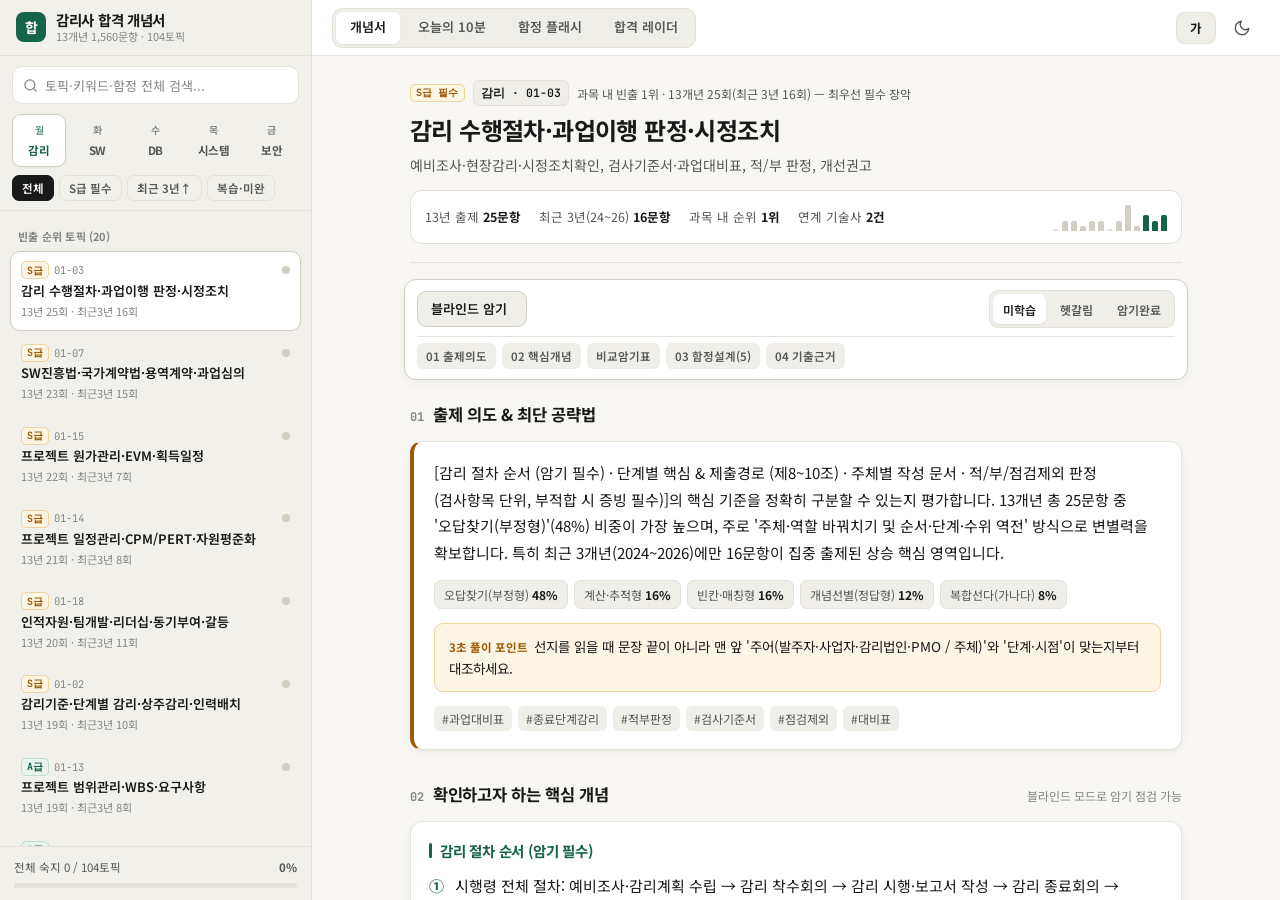
<file: 개념정리/index.html>
<!DOCTYPE html>
<html lang="ko" data-theme="light" data-font="md">
<head>
  <meta charset="UTF-8" />
  <meta name="viewport" content="width=device-width, initial-scale=1.0, viewport-fit=cover" />
  <title>정보시스템 감리사 · 최단기 합격 개념서</title>
  <meta
    name="description"
    content="정보시스템 감리사 13개년(2014~2026) 1,560문항과 기술사 연계 868문항을 출제 의도·핵심 개념·함정 설계·능동 회상 플래시카드로 압축한 출퇴근용 최단기 합격 개념서"
  />
  <meta name="theme-color" content="#f7f6f2" />
  <link rel="preconnect" href="https://fonts.googleapis.com" />
  <link rel="preconnect" href="https://fonts.gstatic.com" crossorigin />
  <link
    href="https://fonts.googleapis.com/css2?family=JetBrains+Mono:wght@500;600&family=Noto+Sans+KR:wght@400;500;600;700&display=swap"
    rel="stylesheet"
  />
  <link
    rel="icon"
    type="image/svg+xml"
    href="data:image/svg+xml,%3Csvg xmlns='http://www.w3.org/2000/svg' viewBox='0 0 32 32'%3E%3Crect width='32' height='32' rx='8' fill='%2314634a'/%3E%3Cpath d='M9 22V10h7.5c2.6 0 4.5 1.4 4.5 3.8 0 2.5-1.9 4-4.5 4H12.5V22H9zm3.5-7h3.6c1 0 1.6-.5 1.6-1.3s-.6-1.3-1.6-1.3h-3.6V15z' fill='%23f7f6f2'/%3E%3C/svg%3E"
  />
  <link rel="stylesheet" href="./styles.css" />
</head>
<body>
  <div id="drawerBackdrop" class="drawer-backdrop hidden" aria-hidden="true"></div>

  <div class="app-layout">
    <!-- Left Navigation Rail (Desktop fixed / Mobile slide-over drawer) -->
    <aside id="topicDrawer" class="sidebar" aria-label="과목 및 토픽 탐색">
      <div class="sidebar-head">
        <div class="brand-lockup">
          <span class="brand-emblem" aria-hidden="true">합</span>
          <div class="brand-text">
            <div class="brand-title">감리사 합격 개념서</div>
            <div class="brand-sub">13개년 1,560문항 · 104토픽</div>
          </div>
        </div>
        <button id="drawerCloseBtn" class="icon-btn mobile-only" type="button" aria-label="목록 닫기">
          <svg width="18" height="18" viewBox="0 0 24 24" fill="none" stroke="currentColor" stroke-width="2" stroke-linecap="round">
            <line x1="18" y1="6" x2="6" y2="18"/>
            <line x1="6" y1="6" x2="18" y2="18"/>
          </svg>
        </button>
      </div>

      <!-- Global Search -->
      <div class="search-box-wrap">
        <div class="search-box">
          <svg class="search-icon" width="15" height="15" viewBox="0 0 24 24" fill="none" stroke="currentColor" stroke-width="2" stroke-linecap="round" stroke-linejoin="round" aria-hidden="true">
            <circle cx="11" cy="11" r="8"/>
            <line x1="21" y1="21" x2="16.65" y2="16.65"/>
          </svg>
          <input
            id="globalSearchInput"
            class="search-input"
            type="search"
            placeholder="토픽·키워드·함정 전체 검색..."
            autocomplete="off"
            aria-label="전체 개념 및 함정 검색"
          />
          <button id="searchClearBtn" class="search-clear hidden" type="button" aria-label="검색어 지우기">×</button>
        </div>
      </div>

      <!-- 5 Subject Tabs -->
      <div id="subjectTabs" class="subject-tabs" role="tablist" aria-label="5개 과목 선택"></div>

      <!-- Priority / Mastery Filter Chips -->
      <div id="tierFilters" class="tier-filters" role="group" aria-label="우선순위 필터">
        <button class="filter-chip active" type="button" data-filter="all">전체</button>
        <button class="filter-chip" type="button" data-filter="S">S급 필수</button>
        <button class="filter-chip" type="button" data-filter="recent">최근 3년↑</button>
        <button class="filter-chip" type="button" data-filter="weak">복습·미완</button>
      </div>

      <!-- Topic List -->
      <nav id="topicList" class="topic-list" aria-label="세부 토픽 목록"></nav>

      <!-- Compact Progress Footer -->
      <div class="sidebar-footer">
        <div class="sidebar-progress-row">
          <span id="sidebarProgressLabel">전체 숙지율</span>
          <strong id="sidebarProgressPct">0%</strong>
        </div>
        <div class="mini-bar-track" aria-hidden="true">
          <div id="sidebarProgressFill" class="mini-bar-fill" style="width: 0%;"></div>
        </div>
      </div>
    </aside>

    <!-- Main Workspace Column -->
    <div class="main-column">
      <!-- Top Header -->
      <header class="topbar">
        <div class="topbar-left">
          <button id="drawerOpenBtn" class="icon-btn mobile-only" type="button" aria-label="토픽 목록 열기">
            <svg width="20" height="20" viewBox="0 0 24 24" fill="none" stroke="currentColor" stroke-width="1.9" stroke-linecap="round">
              <line x1="4" y1="7" x2="20" y2="7"/>
              <line x1="4" y1="12" x2="20" y2="12"/>
              <line x1="4" y1="17" x2="20" y2="17"/>
            </svg>
          </button>

          <nav class="desktop-nav" role="tablist" aria-label="학습 모드 전환">
            <button class="nav-pill active" type="button" role="tab" data-view="reader" aria-selected="true">개념서</button>
            <button class="nav-pill" type="button" role="tab" data-view="commute" aria-selected="false">오늘의 10분</button>
            <button class="nav-pill" type="button" role="tab" data-view="flash" aria-selected="false">함정 플래시</button>
            <button class="nav-pill" type="button" role="tab" data-view="radar" aria-selected="false">합격 레이더</button>
          </nav>

          <span id="mobileHeaderTitle" class="mobile-title mobile-only">감리사 합격 개념서</span>
        </div>

        <div class="topbar-right">
          <button id="fontSizeBtn" class="tool-chip" type="button" title="글자 크기 변경 (출퇴근 가독성)">
            <span id="fontSizeLabel">가</span>
          </button>
          <button id="themeToggleBtn" class="icon-btn" type="button" title="라이트 / 다크 모드 전환" aria-label="테마 전환">
            <svg id="themeIconSun" class="hidden" width="18" height="18" viewBox="0 0 24 24" fill="none" stroke="currentColor" stroke-width="1.9" stroke-linecap="round" stroke-linejoin="round">
              <circle cx="12" cy="12" r="5"/>
              <line x1="12" y1="1" x2="12" y2="3"/>
              <line x1="12" y1="21" x2="12" y2="23"/>
              <line x1="4.22" y1="4.22" x2="5.64" y2="5.64"/>
              <line x1="18.36" y1="18.36" x2="19.78" y2="19.78"/>
              <line x1="1" y1="12" x2="3" y2="12"/>
              <line x1="21" y1="12" x2="23" y2="12"/>
              <line x1="4.22" y1="19.78" x2="5.64" y2="18.36"/>
              <line x1="18.36" y1="5.64" x2="19.78" y2="4.22"/>
            </svg>
            <svg id="themeIconMoon" width="18" height="18" viewBox="0 0 24 24" fill="none" stroke="currentColor" stroke-width="1.9" stroke-linecap="round" stroke-linejoin="round">
              <path d="M21 12.79A9 9 0 1 1 11.21 3 7 7 0 0 0 21 12.79z"/>
            </svg>
          </button>
        </div>
      </header>

      <!-- Scrollable Main Viewport -->
      <main id="mainScroll" class="main-scroll" aria-live="polite">
        <div id="viewRoot" class="view-container">
          <div class="loading-box">합격 개념 데이터를 불러오는 중입니다...</div>
        </div>
      </main>

      <!-- Mobile One-Thumb Bottom Navigation -->
      <nav class="mobile-bottom-nav mobile-only" aria-label="하단 학습 메뉴">
        <button class="bottom-nav-btn active" type="button" data-view="reader">
          <svg width="19" height="19" viewBox="0 0 24 24" fill="none" stroke="currentColor" stroke-width="1.9" stroke-linecap="round" stroke-linejoin="round" aria-hidden="true">
            <path d="M4 19.5A2.5 2.5 0 0 1 6.5 17H20"/>
            <path d="M6.5 2H20v20H6.5A2.5 2.5 0 0 1 4 19.5v-15A2.5 2.5 0 0 1 6.5 2z"/>
          </svg>
          <span>개념서</span>
        </button>
        <button class="bottom-nav-btn" type="button" data-view="commute">
          <svg width="19" height="19" viewBox="0 0 24 24" fill="none" stroke="currentColor" stroke-width="1.9" stroke-linecap="round" stroke-linejoin="round" aria-hidden="true">
            <circle cx="12" cy="12" r="9"/>
            <polyline points="12 7 12 12 15.5 14"/>
          </svg>
          <span>오늘 10분</span>
        </button>
        <button class="bottom-nav-btn" type="button" data-view="flash">
          <svg width="19" height="19" viewBox="0 0 24 24" fill="none" stroke="currentColor" stroke-width="1.9" stroke-linecap="round" stroke-linejoin="round" aria-hidden="true">
            <polygon points="13 2 3 14 12 14 11 22 21 10 12 10 13 2"/>
          </svg>
          <span>함정 플래시</span>
        </button>
        <button class="bottom-nav-btn" type="button" data-view="radar">
          <svg width="19" height="19" viewBox="0 0 24 24" fill="none" stroke="currentColor" stroke-width="1.9" stroke-linecap="round" stroke-linejoin="round" aria-hidden="true">
            <line x1="18" y1="20" x2="18" y2="10"/>
            <line x1="12" y1="20" x2="12" y2="4"/>
            <line x1="6" y1="20" x2="6" y2="14"/>
          </svg>
          <span>합격 레이더</span>
        </button>
      </nav>
    </div>
  </div>

  <div id="toast" class="toast hidden" role="status" aria-live="polite"></div>

  <!-- Offline-ready data bundle (works via file:// AND any static host) -->
  <script src="./concept_data.js"></script>
  <script src="./app.js"></script>
</body>
</html>
</file>
<file: 개념정리/styles.css>
/* ==========================================================================
   정보시스템 감리사 · 최단기 합격 개념서
   Editorial Study Companion Design System (Warm Paper Light / Deep Ink Dark)
   ========================================================================== */

:root {
  /* Warm Paper Editorial Palette (Daytime Commute) */
  --bg-canvas: #f7f6f2;
  --bg-surface: #ffffff;
  --bg-subtle: #f0eee8;
  --bg-hover: #eae7df;
  --bg-sidebar: #f2f0ea;

  --border-hairline: #e4e1d8;
  --border-strong: #d2cec2;

  --ink-primary: #181a19;
  --ink-secondary: #535855;
  --ink-muted: #828783;

  /* Semantic High-Contrast Accents (Forest / Amber / Terracotta / Cobalt) */
  --emerald: #14634a;
  --emerald-soft: #e9f4ef;
  --emerald-border: #bddbc9;

  --amber: #9c5b07;
  --amber-soft: #fdf5e4;
  --amber-border: #edd39e;

  --crimson: #b53a2a;
  --crimson-soft: #fceee9;
  --crimson-border: #edc5ba;

  --cobalt: #21527c;
  --cobalt-soft: #edf4fa;
  --cobalt-border: #bfd6ea;

  --shadow-card: 0 1px 2px rgba(24, 26, 25, 0.04), 0 4px 12px rgba(24, 26, 25, 0.03);
  --shadow-float: 0 8px 24px rgba(24, 26, 25, 0.09);

  --sidebar-w: 312px;
  --topbar-h: 56px;
  --bottom-nav-h: 62px;

  --font-sans: "Noto Sans KR", "Pretendard", -apple-system, BlinkMacSystemFont, "Apple SD Gothic Neo", "Malgun Gothic", sans-serif;
  --font-mono: "JetBrains Mono", ui-monospace, SFMono-Regular, Menlo, Consolas, monospace;

  --body-size: 15px;
  --body-lh: 1.76;
}

:root[data-font="lg"] {
  --body-size: 16.5px;
  --body-lh: 1.82;
}

:root[data-font="xl"] {
  --body-size: 18px;
  --body-lh: 1.86;
}

:root[data-theme="dark"] {
  --bg-canvas: #121413;
  --bg-surface: #1a1d1c;
  --bg-subtle: #222624;
  --bg-hover: #2a2f2d;
  --bg-sidebar: #161918;

  --border-hairline: #292e2c;
  --border-strong: #383e3b;

  --ink-primary: #eceae3;
  --ink-secondary: #a4aaa6;
  --ink-muted: #727975;

  --emerald: #5ec299;
  --emerald-soft: rgba(94, 194, 153, 0.12);
  --emerald-border: rgba(94, 194, 153, 0.3);

  --amber: #e6ae53;
  --amber-soft: rgba(230, 174, 83, 0.12);
  --amber-border: rgba(230, 174, 83, 0.3);

  --crimson: #ec7c6c;
  --crimson-soft: rgba(236, 124, 108, 0.12);
  --crimson-border: rgba(236, 124, 108, 0.3);

  --cobalt: #79b4e8;
  --cobalt-soft: rgba(121, 180, 232, 0.12);
  --cobalt-border: rgba(121, 180, 232, 0.3);

  --shadow-card: 0 1px 2px rgba(0, 0, 0, 0.3), 0 6px 18px rgba(0, 0, 0, 0.2);
  --shadow-float: 0 10px 28px rgba(0, 0, 0, 0.48);
}

*,
*::before,
*::after {
  box-sizing: border-box;
}

html,
body {
  margin: 0;
  padding: 0;
  height: 100%;
  background: var(--bg-canvas);
  color: var(--ink-primary);
  font-family: var(--font-sans);
  font-size: var(--body-size);
  line-height: var(--body-lh);
  -webkit-font-smoothing: antialiased;
  text-rendering: optimizeLegibility;
  overflow: hidden;
}

button,
input,
textarea {
  font: inherit;
  color: inherit;
}

button {
  cursor: pointer;
  background: transparent;
  border: none;
  padding: 0;
}

.hidden {
  display: none !important;
}

/* ==========================================================================
   Layout Shell
   ========================================================================== */
.app-layout {
  display: flex;
  height: 100dvh;
  width: 100%;
  overflow: hidden;
}

.drawer-backdrop {
  position: fixed;
  inset: 0;
  background: rgba(12, 14, 13, 0.5);
  z-index: 90;
}

/* Sidebar Navigation Rail */
.sidebar {
  width: var(--sidebar-w);
  flex-shrink: 0;
  background: var(--bg-sidebar);
  border-right: 1px solid var(--border-hairline);
  display: flex;
  flex-direction: column;
  height: 100%;
  z-index: 100;
}

.sidebar-head {
  height: var(--topbar-h);
  padding: 0 14px 0 16px;
  display: flex;
  align-items: center;
  justify-content: space-between;
  border-bottom: 1px solid var(--border-hairline);
  flex-shrink: 0;
}

.brand-lockup {
  display: flex;
  align-items: center;
  gap: 10px;
  min-width: 0;
}

.brand-emblem {
  width: 30px;
  height: 30px;
  border-radius: 8px;
  background: var(--emerald);
  color: #ffffff;
  font-size: 14px;
  font-weight: 700;
  display: inline-flex;
  align-items: center;
  justify-content: center;
  flex-shrink: 0;
}

:root[data-theme="dark"] .brand-emblem {
  color: #10211a;
}

.brand-text {
  min-width: 0;
}

.brand-title {
  font-size: 14.5px;
  font-weight: 700;
  letter-spacing: -0.02em;
  line-height: 1.25;
  color: var(--ink-primary);
}

.brand-sub {
  font-size: 11px;
  color: var(--ink-muted);
  line-height: 1.3;
  font-variant-numeric: tabular-nums;
}

/* Search Box */
.search-box-wrap {
  padding: 10px 12px 8px;
  flex-shrink: 0;
}

.search-box {
  position: relative;
  display: flex;
  align-items: center;
  background: var(--bg-surface);
  border: 1px solid var(--border-hairline);
  border-radius: 10px;
  transition: border-color 0.14s ease;
}

.search-box:focus-within {
  border-color: var(--emerald);
}

.search-icon {
  position: absolute;
  left: 10px;
  color: var(--ink-muted);
  pointer-events: none;
}

.search-input {
  width: 100%;
  height: 36px;
  padding: 0 30px 0 32px;
  border: none;
  background: transparent;
  font-size: 13px;
  outline: none;
}

.search-input::placeholder {
  color: var(--ink-muted);
}

.search-clear {
  position: absolute;
  right: 6px;
  width: 24px;
  height: 24px;
  border-radius: 6px;
  color: var(--ink-muted);
  font-size: 16px;
  display: inline-flex;
  align-items: center;
  justify-content: center;
}

.search-clear:hover {
  background: var(--bg-subtle);
  color: var(--ink-primary);
}

/* Subject Tabs */
.subject-tabs {
  display: grid;
  grid-template-columns: repeat(5, 1fr);
  gap: 4px;
  padding: 2px 12px 8px;
  flex-shrink: 0;
}

.subj-tab {
  display: flex;
  flex-direction: column;
  align-items: center;
  justify-content: center;
  gap: 1px;
  padding: 6px 2px;
  border-radius: 9px;
  border: 1px solid transparent;
  background: transparent;
  color: var(--ink-secondary);
  transition: background-color 0.14s ease, color 0.14s ease, border-color 0.14s ease;
}

.subj-tab:hover {
  background: var(--bg-hover);
  color: var(--ink-primary);
}

.subj-tab.active {
  background: var(--bg-surface);
  border-color: var(--border-strong);
  color: var(--emerald);
  box-shadow: 0 1px 2px rgba(0, 0, 0, 0.04);
}

.subj-day {
  font-size: 10px;
  font-weight: 600;
  opacity: 0.72;
}

.subj-short {
  font-size: 11.5px;
  font-weight: 700;
  letter-spacing: -0.02em;
}

/* Filter Chips */
.tier-filters {
  display: flex;
  align-items: center;
  gap: 5px;
  padding: 0 12px 9px;
  border-bottom: 1px solid var(--border-hairline);
  flex-shrink: 0;
  overflow-x: auto;
  scrollbar-width: none;
}

.tier-filters::-webkit-scrollbar {
  display: none;
}

.filter-chip {
  flex-shrink: 0;
  height: 26px;
  padding: 0 9px;
  border-radius: 7px;
  font-size: 11.5px;
  font-weight: 600;
  color: var(--ink-secondary);
  background: transparent;
  border: 1px solid var(--border-hairline);
  transition: background-color 0.12s ease, color 0.12s ease, border-color 0.12s ease;
}

.filter-chip:hover {
  background: var(--bg-hover);
  color: var(--ink-primary);
}

.filter-chip.active {
  background: var(--ink-primary);
  border-color: var(--ink-primary);
  color: var(--bg-surface);
}

/* Topic List */
.topic-list {
  flex: 1;
  overflow-y: auto;
  padding: 8px 10px 14px;
  scrollbar-width: thin;
  scrollbar-color: var(--border-strong) transparent;
}

.topic-group-head {
  padding: 8px 8px 5px;
  font-size: 11px;
  font-weight: 700;
  color: var(--ink-muted);
  letter-spacing: 0.02em;
}

.topic-row {
  width: 100%;
  display: flex;
  align-items: flex-start;
  justify-content: space-between;
  gap: 8px;
  padding: 9px 10px;
  margin-bottom: 3px;
  border-radius: 10px;
  text-align: left;
  border: 1px solid transparent;
  transition: background-color 0.12s ease, border-color 0.12s ease;
}

.topic-row:hover {
  background: var(--bg-hover);
}

.topic-row.active {
  background: var(--bg-surface);
  border-color: var(--border-strong);
  box-shadow: 0 1px 3px rgba(0, 0, 0, 0.04);
}

.topic-row-main {
  min-width: 0;
  flex: 1;
}

.topic-row-top {
  display: flex;
  align-items: center;
  gap: 5px;
  margin-bottom: 2px;
}

.tier-tag {
  display: inline-flex;
  align-items: center;
  justify-content: center;
  height: 18px;
  padding: 0 5px;
  border-radius: 5px;
  font-family: var(--font-mono);
  font-size: 10px;
  font-weight: 700;
  letter-spacing: 0.01em;
  flex-shrink: 0;
}

.tier-tag.tier-S {
  background: var(--amber-soft);
  color: var(--amber);
  border: 1px solid var(--amber-border);
}

.tier-tag.tier-A {
  background: var(--emerald-soft);
  color: var(--emerald);
  border: 1px solid var(--emerald-border);
}

.tier-tag.tier-B {
  background: var(--bg-subtle);
  color: var(--ink-secondary);
  border: 1px solid var(--border-hairline);
}

.tier-tag.tier-T {
  background: var(--cobalt-soft);
  color: var(--cobalt);
  border: 1px solid var(--cobalt-border);
}

.topic-row-code {
  font-family: var(--font-mono);
  font-size: 10.5px;
  color: var(--ink-muted);
}

.topic-row-title {
  font-size: 13px;
  font-weight: 600;
  color: var(--ink-primary);
  line-height: 1.38;
  word-break: keep-all;
}

.topic-row-meta {
  font-size: 11px;
  color: var(--ink-muted);
  margin-top: 2px;
  font-variant-numeric: tabular-nums;
}

.status-dot {
  width: 8px;
  height: 8px;
  border-radius: 999px;
  margin-top: 5px;
  flex-shrink: 0;
  background: var(--border-strong);
}

.status-dot.is-mastered {
  background: var(--emerald);
}

.status-dot.is-fuzzy {
  background: var(--crimson);
}

.sidebar-footer {
  padding: 10px 14px 12px;
  border-top: 1px solid var(--border-hairline);
  background: var(--bg-sidebar);
  flex-shrink: 0;
}

.sidebar-progress-row {
  display: flex;
  align-items: center;
  justify-content: space-between;
  font-size: 11.5px;
  color: var(--ink-secondary);
  margin-bottom: 6px;
}

.mini-bar-track {
  height: 5px;
  border-radius: 999px;
  background: var(--border-hairline);
  overflow: hidden;
}

.mini-bar-fill {
  height: 100%;
  border-radius: 999px;
  background: var(--emerald);
  transition: width 0.25s ease;
}

/* ==========================================================================
   Main Column & Top Bar
   ========================================================================== */
.main-column {
  flex: 1;
  min-width: 0;
  display: flex;
  flex-direction: column;
  height: 100%;
}

.topbar {
  height: var(--topbar-h);
  padding: 0 20px;
  border-bottom: 1px solid var(--border-hairline);
  background: var(--bg-surface);
  display: flex;
  align-items: center;
  justify-content: space-between;
  gap: 12px;
  flex-shrink: 0;
}

.topbar-left,
.topbar-right {
  display: flex;
  align-items: center;
  gap: 8px;
  min-width: 0;
}

.desktop-nav {
  display: inline-flex;
  align-items: center;
  gap: 4px;
  padding: 3px;
  border-radius: 10px;
  background: var(--bg-subtle);
  border: 1px solid var(--border-hairline);
}

.nav-pill {
  height: 32px;
  padding: 0 14px;
  border-radius: 7px;
  font-size: 13px;
  font-weight: 600;
  color: var(--ink-secondary);
  transition: background-color 0.14s ease, color 0.14s ease;
}

.nav-pill:hover {
  color: var(--ink-primary);
}

.nav-pill.active {
  background: var(--bg-surface);
  color: var(--ink-primary);
  box-shadow: 0 1px 2px rgba(0, 0, 0, 0.06);
}

.mobile-title {
  font-size: 14.5px;
  font-weight: 700;
  letter-spacing: -0.02em;
  white-space: nowrap;
  overflow: hidden;
  text-overflow: ellipsis;
}

.icon-btn {
  width: 36px;
  height: 36px;
  border-radius: 9px;
  color: var(--ink-secondary);
  display: inline-flex;
  align-items: center;
  justify-content: center;
  transition: background-color 0.14s ease, color 0.14s ease;
}

.icon-btn:hover {
  background: var(--bg-subtle);
  color: var(--ink-primary);
}

.tool-chip {
  height: 32px;
  min-width: 40px;
  padding: 0 10px;
  border-radius: 8px;
  border: 1px solid var(--border-hairline);
  background: var(--bg-subtle);
  font-size: 12.5px;
  font-weight: 700;
  color: var(--ink-primary);
  display: inline-flex;
  align-items: center;
  justify-content: center;
}

.tool-chip:hover {
  background: var(--bg-hover);
}

.mobile-only {
  display: none;
}

/* Main Scrollable Area */
.main-scroll {
  flex: 1;
  overflow-y: auto;
  overflow-x: hidden;
  -webkit-overflow-scrolling: touch;
  scrollbar-width: thin;
  scrollbar-color: var(--border-strong) transparent;
}

.view-container {
  max-width: 820px;
  margin: 0 auto;
  padding: 24px 24px 64px;
}

.loading-box {
  padding: 64px 16px;
  text-align: center;
  color: var(--ink-muted);
}

/* ==========================================================================
   View 1: Concept Mastery Reader
   ========================================================================== */
.topic-header {
  padding-bottom: 18px;
  border-bottom: 1px solid var(--border-hairline);
  margin-bottom: 16px;
}

.topic-eyebrow {
  display: flex;
  flex-wrap: wrap;
  align-items: center;
  gap: 8px;
  margin-bottom: 8px;
  font-size: 12px;
  color: var(--ink-secondary);
}

.topic-code-pill {
  font-family: var(--font-mono);
  font-size: 11.5px;
  font-weight: 600;
  padding: 2px 7px;
  border-radius: 6px;
  background: var(--bg-subtle);
  border: 1px solid var(--border-hairline);
  color: var(--ink-primary);
}

.topic-h1 {
  margin: 0;
  font-size: 24px;
  font-weight: 700;
  letter-spacing: -0.025em;
  line-height: 1.32;
  color: var(--ink-primary);
  word-break: keep-all;
}

.topic-desc {
  margin: 8px 0 0;
  font-size: 14px;
  color: var(--ink-secondary);
  line-height: 1.6;
  word-break: keep-all;
}

/* Exam Pulse & Archetype Strip */
.pulse-strip {
  margin-top: 14px;
  padding: 12px 14px;
  border-radius: 12px;
  background: var(--bg-surface);
  border: 1px solid var(--border-hairline);
  display: grid;
  grid-template-columns: 1fr auto;
  gap: 12px;
  align-items: center;
}

.pulse-stats {
  display: flex;
  flex-wrap: wrap;
  gap: 12px 18px;
  font-size: 12.5px;
  color: var(--ink-secondary);
}

.pulse-stats strong {
  color: var(--ink-primary);
  font-weight: 700;
  font-variant-numeric: tabular-nums;
}

.sparkline {
  display: flex;
  align-items: flex-end;
  gap: 3px;
  height: 28px;
  padding-top: 2px;
}

.spark-col {
  display: flex;
  flex-direction: column;
  align-items: center;
  gap: 2px;
}

.spark-bar {
  width: 6px;
  border-radius: 2px 2px 0 0;
  background: var(--border-strong);
  min-height: 2px;
}

.spark-bar.is-recent {
  background: var(--emerald);
}

.spark-bar.is-zero {
  background: var(--border-hairline);
  height: 2px !important;
}

/* Sticky Study Action Bar (Active Recall + Mastery + Section Jump) */
.study-action-bar {
  position: sticky;
  top: 0;
  z-index: 30;
  margin: 0 -6px 20px;
  padding: 10px 12px;
  border-radius: 12px;
  background: var(--bg-surface);
  border: 1px solid var(--border-strong);
  box-shadow: var(--shadow-card);
  display: flex;
  flex-wrap: wrap;
  align-items: center;
  justify-content: space-between;
  gap: 8px;
}

.blind-toggle-btn {
  height: 36px;
  padding: 0 13px;
  border-radius: 9px;
  border: 1px solid var(--border-strong);
  background: var(--bg-subtle);
  color: var(--ink-primary);
  font-size: 13px;
  font-weight: 600;
  display: inline-flex;
  align-items: center;
  gap: 6px;
  transition: background-color 0.14s ease, color 0.14s ease, border-color 0.14s ease;
}

.blind-toggle-btn:hover {
  background: var(--bg-hover);
}

.blind-toggle-btn.active {
  background: var(--emerald);
  border-color: var(--emerald);
  color: #ffffff;
}

:root[data-theme="dark"] .blind-toggle-btn.active {
  color: #0e1e17;
}

.blind-counter {
  font-family: var(--font-mono);
  font-size: 11px;
  opacity: 0.9;
}

.mastery-seg {
  display: inline-flex;
  align-items: center;
  gap: 4px;
  padding: 3px;
  border-radius: 9px;
  background: var(--bg-subtle);
  border: 1px solid var(--border-hairline);
}

.mastery-btn {
  height: 30px;
  padding: 0 10px;
  border-radius: 7px;
  font-size: 12px;
  font-weight: 600;
  color: var(--ink-secondary);
  transition: background-color 0.12s ease, color 0.12s ease;
}

.mastery-btn:hover {
  color: var(--ink-primary);
}

.mastery-btn.active[data-status="unseen"] {
  background: var(--bg-surface);
  color: var(--ink-primary);
  box-shadow: 0 1px 2px rgba(0, 0, 0, 0.06);
}

.mastery-btn.active[data-status="fuzzy"] {
  background: var(--crimson);
  color: #ffffff;
}

.mastery-btn.active[data-status="mastered"] {
  background: var(--emerald);
  color: #ffffff;
}

:root[data-theme="dark"] .mastery-btn.active[data-status="fuzzy"],
:root[data-theme="dark"] .mastery-btn.active[data-status="mastered"] {
  color: #101614;
}

.section-jumps {
  width: 100%;
  display: flex;
  align-items: center;
  gap: 6px;
  padding-top: 6px;
  border-top: 1px solid var(--border-hairline);
  overflow-x: auto;
  scrollbar-width: none;
}

.section-jumps::-webkit-scrollbar {
  display: none;
}

.jump-pill {
  flex-shrink: 0;
  height: 26px;
  padding: 0 9px;
  border-radius: 6px;
  font-size: 11.5px;
  font-weight: 600;
  color: var(--ink-secondary);
  background: var(--bg-subtle);
}

.jump-pill:hover {
  background: var(--bg-hover);
  color: var(--ink-primary);
}

/* Editorial Sections */
.concept-section {
  margin-bottom: 30px;
  scroll-margin-top: 118px;
}

.section-head {
  display: flex;
  align-items: baseline;
  gap: 9px;
  margin-bottom: 12px;
}

.section-num {
  font-family: var(--font-mono);
  font-size: 12px;
  font-weight: 700;
  color: var(--ink-muted);
}

.section-title {
  margin: 0;
  font-size: 16.5px;
  font-weight: 700;
  letter-spacing: -0.02em;
  color: var(--ink-primary);
}

.section-sub {
  font-size: 12px;
  color: var(--ink-muted);
  margin-left: auto;
}

/* Section 01: Exam Intent Card */
.intent-sheet {
  background: var(--bg-surface);
  border: 1px solid var(--border-hairline);
  border-left: 4px solid var(--amber);
  border-radius: 12px;
  padding: 18px 20px;
  box-shadow: var(--shadow-card);
  display: flex;
  flex-direction: column;
  gap: 14px;
}

.intent-goal {
  margin: 0;
  color: var(--ink-primary);
  word-break: keep-all;
}

.intent-strategy {
  padding: 11px 14px;
  border-radius: 9px;
  background: var(--amber-soft);
  border: 1px solid var(--amber-border);
  font-size: 13.5px;
  line-height: 1.66;
  color: var(--ink-primary);
  word-break: keep-all;
}

.intent-strategy-label {
  display: inline-block;
  font-size: 11.5px;
  font-weight: 700;
  color: var(--amber);
  margin-right: 6px;
}

.profile-bars {
  display: flex;
  flex-wrap: wrap;
  gap: 6px;
}

.profile-chip {
  font-size: 12px;
  padding: 3px 9px;
  border-radius: 7px;
  background: var(--bg-subtle);
  border: 1px solid var(--border-hairline);
  color: var(--ink-secondary);
  font-variant-numeric: tabular-nums;
}

.profile-chip strong {
  color: var(--ink-primary);
  margin-left: 3px;
}

.keyword-row {
  display: flex;
  flex-wrap: wrap;
  gap: 6px;
}

.kw-tag {
  font-size: 12px;
  padding: 2px 8px;
  border-radius: 6px;
  background: var(--bg-subtle);
  color: var(--ink-secondary);
}

/* Section 02: Core Concepts & Comparison Table */
.concept-stack {
  display: flex;
  flex-direction: column;
  gap: 12px;
}

.concept-block {
  background: var(--bg-surface);
  border: 1px solid var(--border-hairline);
  border-radius: 12px;
  padding: 16px 18px;
  box-shadow: var(--shadow-card);
}

.concept-block-title {
  margin: 0 0 10px;
  font-size: 14.5px;
  font-weight: 700;
  color: var(--emerald);
  letter-spacing: -0.015em;
  display: flex;
  align-items: center;
  gap: 8px;
}

.concept-block-title::before {
  content: "";
  width: 3px;
  height: 15px;
  border-radius: 2px;
  background: var(--emerald);
  flex-shrink: 0;
}

.concept-list {
  list-style: none;
  margin: 0;
  padding: 0;
  display: flex;
  flex-direction: column;
  gap: 8px;
}

.concept-item {
  display: flex;
  align-items: flex-start;
  gap: 8px;
  word-break: keep-all;
}

.concept-item.is-note {
  margin-top: 4px;
  padding: 9px 12px;
  border-radius: 8px;
  background: var(--amber-soft);
  border: 1px solid var(--amber-border);
  font-size: 0.94em;
}

.concept-marker {
  flex-shrink: 0;
  min-width: 18px;
  font-weight: 700;
  color: var(--emerald);
}

.concept-item.is-note .concept-marker {
  color: var(--amber);
}

.concept-text {
  flex: 1;
  min-width: 0;
}

.concept-text strong {
  color: var(--ink-primary);
  font-weight: 700;
}

.inline-code {
  font-family: var(--font-mono);
  font-size: 0.86em;
  padding: 1px 6px;
  border-radius: 5px;
  background: var(--bg-subtle);
  border: 1px solid var(--border-hairline);
  color: var(--ink-primary);
}

.exam-ref {
  font-size: 0.88em;
  font-variant-numeric: tabular-nums;
  padding: 1px 5px;
  border-radius: 4px;
  background: var(--cobalt-soft);
  color: var(--cobalt);
}

/* Comparison Table */
.table-caption {
  font-size: 13px;
  font-weight: 600;
  color: var(--ink-secondary);
  margin: 16px 0 8px;
}

.table-scroll {
  width: 100%;
  overflow-x: auto;
  -webkit-overflow-scrolling: touch;
  border: 1px solid var(--border-strong);
  border-radius: 12px;
  background: var(--bg-surface);
  box-shadow: var(--shadow-card);
}

.concept-table {
  width: 100%;
  min-width: 540px;
  border-collapse: collapse;
  font-size: 13.5px;
  line-height: 1.64;
  text-align: left;
}

.concept-table thead th {
  background: var(--bg-subtle);
  color: var(--ink-primary);
  font-weight: 700;
  font-size: 12.5px;
  padding: 11px 13px;
  border-bottom: 1px solid var(--border-strong);
  border-right: 1px solid var(--border-hairline);
  white-space: nowrap;
}

.concept-table thead th:last-child,
.concept-table tbody td:last-child {
  border-right: none;
}

.concept-table tbody td {
  padding: 11px 13px;
  border-bottom: 1px solid var(--border-hairline);
  border-right: 1px solid var(--border-hairline);
  vertical-align: top;
  word-break: keep-all;
}

.concept-table tbody tr:last-child td {
  border-bottom: none;
}

.concept-table tbody td:first-child {
  font-weight: 700;
  color: var(--ink-primary);
  background: var(--bg-canvas);
  min-width: 118px;
}

.cell-line + .cell-line {
  margin-top: 5px;
  padding-top: 5px;
  border-top: 1px dashed var(--border-hairline);
}

/* Active Recall Cloze (블라인드 암기) */
.cloze {
  display: inline;
  border-radius: 4px;
  transition: background-color 0.14s ease, color 0.14s ease;
}

.is-blind-active .cloze:not(.is-revealed) {
  background: var(--ink-primary);
  color: transparent !important;
  cursor: pointer;
  padding: 0 5px;
  user-select: none;
  box-decoration-break: clone;
  -webkit-box-decoration-break: clone;
}

.is-blind-active .cloze:not(.is-revealed) * {
  color: transparent !important;
  background: transparent !important;
  border-color: transparent !important;
}

.is-blind-active .cloze:not(.is-revealed):hover {
  opacity: 0.85;
}

.is-blind-active .cloze.is-revealed {
  background: var(--emerald-soft);
  color: var(--emerald);
  padding: 0 4px;
  cursor: pointer;
  font-weight: 600;
}

.is-blind-active .cloze-cell:not(.is-revealed) {
  position: relative;
  cursor: pointer;
  user-select: none;
}

.is-blind-active .cloze-cell:not(.is-revealed) > * {
  visibility: hidden;
}

.is-blind-active .cloze-cell:not(.is-revealed)::after {
  content: "탭해서 암기 확인";
  position: absolute;
  inset: 8px 10px;
  border-radius: 7px;
  background: var(--bg-subtle);
  border: 1px dashed var(--border-strong);
  color: var(--ink-muted);
  font-size: 11.5px;
  font-weight: 600;
  display: flex;
  align-items: center;
  justify-content: center;
}

.is-blind-active .cloze-cell.is-revealed {
  background: var(--emerald-soft);
  cursor: pointer;
}

/* Section 03: Trap Engineering */
.trap-list {
  display: flex;
  flex-direction: column;
  gap: 11px;
}

.trap-card {
  background: var(--bg-surface);
  border: 1px solid var(--border-hairline);
  border-left: 4px solid var(--crimson);
  border-radius: 12px;
  padding: 15px 17px;
  box-shadow: var(--shadow-card);
}

.trap-head {
  display: flex;
  flex-wrap: wrap;
  align-items: center;
  gap: 7px;
  margin-bottom: 7px;
}

.trap-num {
  font-family: var(--font-mono);
  font-size: 11px;
  font-weight: 700;
  color: var(--crimson);
  background: var(--crimson-soft);
  border: 1px solid var(--crimson-border);
  padding: 2px 7px;
  border-radius: 5px;
}

.trap-tech {
  font-size: 11.5px;
  font-weight: 700;
  color: var(--ink-secondary);
  background: var(--bg-subtle);
  padding: 2px 8px;
  border-radius: 5px;
}

.trap-pattern {
  margin: 0;
  font-weight: 600;
  color: var(--ink-primary);
  line-height: 1.62;
  word-break: keep-all;
}

.trap-ref {
  margin-top: 9px;
  padding: 9px 12px;
  border-radius: 8px;
  background: var(--bg-canvas);
  border: 1px solid var(--border-hairline);
  font-size: 13px;
  line-height: 1.62;
  color: var(--ink-secondary);
  word-break: keep-all;
}

.trap-ref-label {
  font-size: 11px;
  font-weight: 700;
  color: var(--ink-muted);
  margin-right: 6px;
}

/* Section 04: Recent Verified Exam Evidence & PE Trend */
.evidence-list {
  display: flex;
  flex-direction: column;
  gap: 9px;
}

.evidence-card {
  background: var(--bg-surface);
  border: 1px solid var(--border-hairline);
  border-radius: 11px;
  padding: 13px 16px;
}

.evidence-meta {
  display: flex;
  flex-wrap: wrap;
  align-items: center;
  gap: 6px;
  margin-bottom: 6px;
  font-size: 12px;
}

.evidence-ref {
  font-family: var(--font-mono);
  font-size: 11.5px;
  font-weight: 600;
  color: var(--cobalt);
  background: var(--cobalt-soft);
  padding: 2px 7px;
  border-radius: 5px;
}

.evidence-type {
  font-size: 11px;
  color: var(--ink-muted);
}

.evidence-text {
  margin: 0;
  font-size: 13.8px;
  line-height: 1.68;
  color: var(--ink-primary);
  word-break: keep-all;
}

/* Crossover & PE Alert */
.radar-box {
  margin-top: 14px;
  background: var(--bg-surface);
  border: 1px solid var(--border-hairline);
  border-left: 4px solid var(--cobalt);
  border-radius: 12px;
  padding: 15px 18px;
}

.radar-box-title {
  font-size: 13px;
  font-weight: 700;
  color: var(--cobalt);
  margin: 0 0 8px;
}

.link-list {
  list-style: none;
  margin: 0 0 12px;
  padding: 0;
  display: flex;
  flex-direction: column;
  gap: 6px;
  font-size: 13.5px;
  color: var(--ink-secondary);
}

.link-list li {
  padding-left: 14px;
  position: relative;
  word-break: keep-all;
}

.link-list li::before {
  content: "›";
  position: absolute;
  left: 0;
  color: var(--cobalt);
  font-weight: 700;
}

.pe-alert-body {
  font-size: 13.5px;
  line-height: 1.7;
  color: var(--ink-primary);
  margin: 0;
  word-break: keep-all;
}

/* Personal Mnemonic Box */
.mnemonic-box {
  background: var(--bg-surface);
  border: 1px solid var(--border-hairline);
  border-radius: 12px;
  padding: 14px 16px;
  margin-bottom: 24px;
}

.mnemonic-head {
  display: flex;
  align-items: center;
  justify-content: space-between;
  margin-bottom: 8px;
}

.mnemonic-label {
  font-size: 13px;
  font-weight: 700;
  color: var(--ink-primary);
}

.mnemonic-hint {
  font-size: 11.5px;
  color: var(--emerald);
  opacity: 0;
  transition: opacity 0.2s ease;
}

.mnemonic-hint.show {
  opacity: 1;
}

.mnemonic-textarea {
  width: 100%;
  min-height: 64px;
  resize: vertical;
  padding: 10px 12px;
  border-radius: 9px;
  border: 1px solid var(--border-hairline);
  background: var(--bg-canvas);
  font-size: 13.5px;
  line-height: 1.6;
  outline: none;
}

.mnemonic-textarea:focus {
  border-color: var(--emerald);
}

/* Topic Bottom Pager */
.topic-pager {
  display: grid;
  grid-template-columns: 1fr auto 1fr;
  gap: 10px;
  padding-top: 18px;
  border-top: 1px solid var(--border-hairline);
}

.pager-btn {
  min-height: 48px;
  padding: 9px 14px;
  border-radius: 11px;
  border: 1px solid var(--border-hairline);
  background: var(--bg-surface);
  display: flex;
  flex-direction: column;
  justify-content: center;
  gap: 2px;
  text-align: left;
  transition: border-color 0.14s ease, background-color 0.14s ease;
}

.pager-btn:hover:not(:disabled) {
  border-color: var(--border-strong);
  background: var(--bg-subtle);
}

.pager-btn:disabled {
  opacity: 0.4;
  cursor: default;
}

.pager-btn.next {
  text-align: right;
  align-items: flex-end;
}

.pager-dir {
  font-size: 11px;
  color: var(--ink-muted);
}

.pager-name {
  font-size: 13px;
  font-weight: 700;
  color: var(--ink-primary);
  white-space: nowrap;
  overflow: hidden;
  text-overflow: ellipsis;
  max-width: 100%;
}

.pager-flash-btn {
  min-height: 48px;
  padding: 0 16px;
  border-radius: 11px;
  background: var(--emerald);
  color: #ffffff;
  font-size: 13px;
  font-weight: 700;
  white-space: nowrap;
}

:root[data-theme="dark"] .pager-flash-btn {
  color: #0e1e17;
}

.pager-flash-btn:hover {
  opacity: 0.92;
}

/* ==========================================================================
   View 2: Daily 10-Min Commute Sprint
   ========================================================================== */
.page-hero {
  margin-bottom: 20px;
}

.page-hero h1 {
  margin: 0;
  font-size: 23px;
  font-weight: 700;
  letter-spacing: -0.025em;
}

.page-hero p {
  margin: 6px 0 0;
  font-size: 14px;
  color: var(--ink-secondary);
  word-break: keep-all;
}

.sprint-controls {
  display: flex;
  flex-wrap: wrap;
  align-items: center;
  justify-content: space-between;
  gap: 10px;
  margin-bottom: 18px;
}

.seg-group {
  display: inline-flex;
  gap: 4px;
  padding: 3px;
  border-radius: 10px;
  background: var(--bg-subtle);
  border: 1px solid var(--border-hairline);
}

.seg-btn {
  height: 32px;
  padding: 0 12px;
  border-radius: 7px;
  font-size: 12.5px;
  font-weight: 600;
  color: var(--ink-secondary);
}

.seg-btn.active {
  background: var(--bg-surface);
  color: var(--ink-primary);
  box-shadow: 0 1px 2px rgba(0, 0, 0, 0.06);
}

.primary-btn {
  height: 38px;
  padding: 0 16px;
  border-radius: 10px;
  background: var(--emerald);
  color: #ffffff;
  font-size: 13px;
  font-weight: 700;
  display: inline-flex;
  align-items: center;
  justify-content: center;
  gap: 6px;
}

:root[data-theme="dark"] .primary-btn {
  color: #0e1e17;
}

.primary-btn:hover {
  opacity: 0.92;
}

.secondary-btn {
  height: 38px;
  padding: 0 14px;
  border-radius: 10px;
  border: 1px solid var(--border-strong);
  background: var(--bg-surface);
  color: var(--ink-primary);
  font-size: 13px;
  font-weight: 600;
  display: inline-flex;
  align-items: center;
  justify-content: center;
  gap: 6px;
}

.secondary-btn:hover {
  background: var(--bg-subtle);
}

.sprint-list {
  display: flex;
  flex-direction: column;
  gap: 10px;
}

.sprint-item {
  width: 100%;
  background: var(--bg-surface);
  border: 1px solid var(--border-hairline);
  border-radius: 12px;
  padding: 14px 16px;
  box-shadow: var(--shadow-card);
  display: flex;
  align-items: center;
  justify-content: space-between;
  gap: 12px;
  text-align: left;
  transition: border-color 0.14s ease, transform 0.12s ease;
}

.sprint-item:hover {
  border-color: var(--emerald);
  transform: translateY(-1px);
}

.sprint-reason {
  display: inline-block;
  font-size: 11px;
  font-weight: 700;
  padding: 2px 7px;
  border-radius: 5px;
  margin-bottom: 5px;
}

.sprint-reason.is-due {
  background: var(--crimson-soft);
  color: var(--crimson);
}

.sprint-reason.is-guard {
  background: var(--amber-soft);
  color: var(--amber);
}

.sprint-reason.is-core {
  background: var(--emerald-soft);
  color: var(--emerald);
}

.sprint-title {
  font-size: 15px;
  font-weight: 700;
  color: var(--ink-primary);
  line-height: 1.35;
}

.sprint-meta {
  font-size: 12px;
  color: var(--ink-secondary);
  margin-top: 3px;
}

/* ==========================================================================
   View 3: Active-Recall Flashcard Deck
   ========================================================================== */
.flash-toolbar {
  display: flex;
  flex-wrap: wrap;
  align-items: center;
  justify-content: space-between;
  gap: 8px;
  margin-bottom: 16px;
}

.flash-select {
  height: 36px;
  padding: 0 12px;
  border-radius: 9px;
  border: 1px solid var(--border-strong);
  background: var(--bg-surface);
  color: var(--ink-primary);
  font-size: 13px;
  font-weight: 600;
}

.flash-progress-wrap {
  display: flex;
  align-items: center;
  gap: 10px;
  margin-bottom: 14px;
  font-size: 12.5px;
  color: var(--ink-secondary);
  font-variant-numeric: tabular-nums;
}

.flash-progress-wrap .mini-bar-track {
  flex: 1;
}

.flash-card {
  background: var(--bg-surface);
  border: 1px solid var(--border-strong);
  border-radius: 16px;
  padding: 24px 22px;
  min-height: 300px;
  box-shadow: var(--shadow-card);
  display: flex;
  flex-direction: column;
  justify-content: space-between;
  gap: 18px;
  cursor: pointer;
  transition: border-color 0.14s ease;
}

.flash-card:hover {
  border-color: var(--emerald);
}

.flash-card-top {
  display: flex;
  flex-wrap: wrap;
  align-items: center;
  justify-content: space-between;
  gap: 8px;
}

.flash-badges {
  display: flex;
  flex-wrap: wrap;
  align-items: center;
  gap: 6px;
}

.flash-kind-badge {
  font-size: 11.5px;
  font-weight: 700;
  padding: 3px 8px;
  border-radius: 6px;
}

.flash-kind-badge.is-trap {
  background: var(--crimson-soft);
  color: var(--crimson);
}

.flash-kind-badge.is-table {
  background: var(--emerald-soft);
  color: var(--emerald);
}

.flash-topic-link {
  font-size: 12px;
  font-weight: 600;
  color: var(--cobalt);
  text-decoration: underline;
  text-underline-offset: 2px;
}

.flash-front-text {
  font-size: 17px;
  font-weight: 700;
  line-height: 1.62;
  color: var(--ink-primary);
  white-space: pre-line;
  word-break: keep-all;
}

.flash-tap-hint {
  text-align: center;
  padding: 12px;
  border-radius: 10px;
  background: var(--bg-subtle);
  color: var(--ink-secondary);
  font-size: 13px;
  font-weight: 600;
}

.flash-answer-box {
  padding-top: 16px;
  border-top: 1px dashed var(--border-strong);
  display: flex;
  flex-direction: column;
  gap: 10px;
  animation: fadeSlide 0.16s ease-out;
}

@keyframes fadeSlide {
  from {
    opacity: 0;
    transform: translateY(6px);
  }
  to {
    opacity: 1;
    transform: translateY(0);
  }
}

.flash-back-main {
  font-size: 15.5px;
  font-weight: 700;
  color: var(--emerald);
  line-height: 1.58;
  word-break: keep-all;
}

.flash-back-detail {
  padding: 12px 14px;
  border-radius: 10px;
  background: var(--bg-canvas);
  border: 1px solid var(--border-hairline);
  font-size: 13.8px;
  line-height: 1.68;
  color: var(--ink-primary);
  white-space: pre-line;
  word-break: keep-all;
}

.flash-thumb-actions {
  display: grid;
  grid-template-columns: 1fr 1fr;
  gap: 10px;
  margin-top: 14px;
}

.thumb-btn {
  min-height: 52px;
  border-radius: 12px;
  font-size: 14.5px;
  font-weight: 700;
  display: inline-flex;
  align-items: center;
  justify-content: center;
  gap: 6px;
}

.thumb-btn.is-again {
  background: var(--crimson-soft);
  border: 1px solid var(--crimson-border);
  color: var(--crimson);
}

.thumb-btn.is-good {
  background: var(--emerald);
  color: #ffffff;
}

:root[data-theme="dark"] .thumb-btn.is-good {
  color: #0e1e17;
}

/* ==========================================================================
   View 4: Pass Readiness Radar
   ========================================================================== */
.radar-summary-grid {
  display: grid;
  grid-template-columns: repeat(3, 1fr);
  gap: 10px;
  margin-bottom: 20px;
}

.stat-tile {
  background: var(--bg-surface);
  border: 1px solid var(--border-hairline);
  border-radius: 12px;
  padding: 15px 16px;
  box-shadow: var(--shadow-card);
}

.stat-label {
  font-size: 12px;
  color: var(--ink-secondary);
}

.stat-val {
  font-size: 24px;
  font-weight: 700;
  letter-spacing: -0.02em;
  margin-top: 4px;
  font-variant-numeric: tabular-nums;
}

.stat-sub {
  font-size: 11.5px;
  color: var(--ink-muted);
  margin-top: 3px;
}

.subject-balance-list {
  display: flex;
  flex-direction: column;
  gap: 10px;
  margin-bottom: 22px;
}

.subj-balance-card {
  background: var(--bg-surface);
  border: 1px solid var(--border-hairline);
  border-radius: 12px;
  padding: 14px 16px;
}

.subj-balance-head {
  display: flex;
  align-items: center;
  justify-content: space-between;
  gap: 8px;
  margin-bottom: 8px;
}

.subj-balance-name {
  font-size: 14px;
  font-weight: 700;
}

.risk-badge {
  font-size: 11px;
  font-weight: 700;
  padding: 2px 7px;
  border-radius: 5px;
}

.risk-badge.is-danger {
  background: var(--crimson-soft);
  color: var(--crimson);
}

.risk-badge.is-ok {
  background: var(--emerald-soft);
  color: var(--emerald);
}

.risk-badge.is-warn {
  background: var(--amber-soft);
  color: var(--amber);
}

.roadmap-list {
  display: flex;
  flex-direction: column;
  gap: 10px;
  margin-bottom: 22px;
}

.roadmap-item {
  background: var(--bg-surface);
  border: 1px solid var(--border-hairline);
  border-radius: 12px;
  padding: 14px 16px;
}

.roadmap-head {
  display: flex;
  justify-content: space-between;
  font-size: 13.5px;
  font-weight: 700;
  margin-bottom: 6px;
}

.roadmap-desc {
  font-size: 12.5px;
  color: var(--ink-secondary);
  margin-bottom: 8px;
}

.backup-bar {
  display: flex;
  flex-wrap: wrap;
  gap: 8px;
  padding-top: 14px;
  border-top: 1px solid var(--border-hairline);
}

/* Search Result View */
.search-results-list {
  display: flex;
  flex-direction: column;
  gap: 8px;
}

.search-hit {
  width: 100%;
  text-align: left;
  padding: 13px 15px;
  border-radius: 11px;
  background: var(--bg-surface);
  border: 1px solid var(--border-hairline);
}

.search-hit:hover {
  border-color: var(--emerald);
}

.search-hit-title {
  font-size: 14.5px;
  font-weight: 700;
  color: var(--ink-primary);
}

.search-hit-snippet {
  font-size: 12.8px;
  color: var(--ink-secondary);
  margin-top: 4px;
  line-height: 1.55;
}

.search-hit mark {
  background: var(--amber-soft);
  color: var(--amber);
  padding: 0 2px;
  border-radius: 3px;
  font-weight: 700;
}

/* Mobile Bottom Nav (Hidden on Desktop, Shown on Mobile <=959px) */
.mobile-bottom-nav {
  display: none;
  height: calc(var(--bottom-nav-h) + env(safe-area-inset-bottom));
  padding-bottom: env(safe-area-inset-bottom);
  background: var(--bg-surface);
  border-top: 1px solid var(--border-hairline);
  grid-template-columns: repeat(4, 1fr);
  flex-shrink: 0;
  z-index: 40;
}

.bottom-nav-btn {
  display: flex;
  flex-direction: column;
  align-items: center;
  justify-content: center;
  gap: 3px;
  color: var(--ink-muted);
  font-size: 11px;
  font-weight: 600;
}

.bottom-nav-btn.active {
  color: var(--emerald);
}

/* Toast */
.toast {
  position: fixed;
  left: 50%;
  bottom: 24px;
  transform: translateX(-50%);
  z-index: 200;
  padding: 10px 16px;
  border-radius: 10px;
  background: var(--ink-primary);
  color: var(--bg-surface);
  font-size: 13px;
  font-weight: 600;
  box-shadow: var(--shadow-float);
  max-width: 90vw;
  text-align: center;
}

/* ==========================================================================
   Responsive Breakpoints (Smartphone Commute First)
   ========================================================================== */
@media (max-width: 959px) {
  .desktop-nav {
    display: none;
  }

  .mobile-only {
    display: inline-flex;
  }

  .mobile-bottom-nav.mobile-only {
    display: grid;
  }

  .sidebar {
    position: fixed;
    top: 0;
    left: 0;
    bottom: 0;
    width: min(86vw, 330px);
    transform: translateX(-104%);
    transition: transform 0.2s cubic-bezier(0.2, 0.8, 0.2, 1);
    box-shadow: var(--shadow-float);
  }

  .sidebar.is-open {
    transform: translateX(0);
  }

  .topbar {
    padding: 0 12px;
  }

  .view-container {
    padding: 14px 14px 32px;
  }

  .page-hero {
    margin-bottom: 12px;
  }

  .page-hero h1 {
    font-size: 19px;
  }

  .page-hero p {
    font-size: 12.8px;
  }

  .flash-toolbar {
    margin-bottom: 10px;
  }

  .flash-select {
    flex: 1;
    min-width: 0;
    font-size: 12.5px;
  }

  .flash-card {
    padding: 16px 15px;
    min-height: 220px;
    gap: 13px;
  }

  .flash-front-text {
    font-size: 15.5px;
  }

  .flash-thumb-actions {
    margin-top: 10px;
  }

  .thumb-btn {
    min-height: 48px;
    font-size: 14px;
  }

  .topic-h1 {
    font-size: 20px;
  }

  .pulse-strip {
    grid-template-columns: 1fr;
    gap: 10px;
  }

  .study-action-bar {
    margin: 0 0 16px;
    padding: 9px 10px;
  }

  .intent-sheet,
  .concept-block,
  .trap-card {
    padding: 14px 15px;
  }

  .radar-summary-grid {
    grid-template-columns: 1fr;
  }

  .topic-pager {
    grid-template-columns: 1fr 1fr;
  }

  .pager-flash-btn {
    grid-column: 1 / -1;
    order: -1;
  }

  .toast {
    bottom: calc(var(--bottom-nav-h) + env(safe-area-inset-bottom) + 12px);
  }
}
</file>
